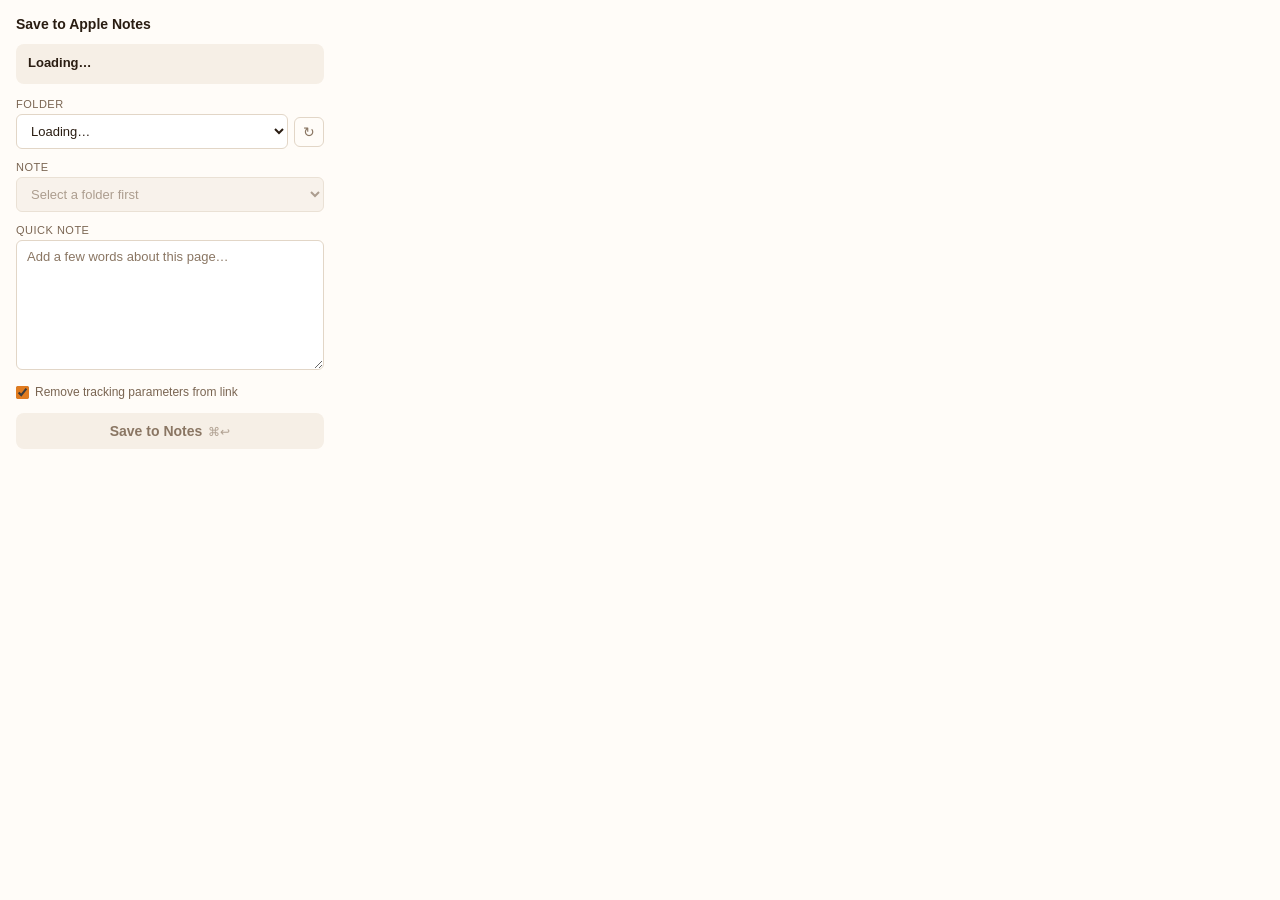
<file: extension/popup.html>
<!doctype html>
<html lang="en">
    <head>
        <meta charset="utf-8" />
        <style>
            /* Palette from the Commonplace icon: warm browns with an orange gradient accent */
            :root {
                color-scheme: light dark;
                --bg: #fffcf8;
                --surface: #f6efe6;
                --field: #ffffff;
                --border: #e2d6c7;
                --text: #2a1d12;
                --muted: #8a7663;
                --label: #7a6552;
                --accent: #e07b1f;
                --accent-gradient: linear-gradient(180deg, #ffc86c, #ee8526);
                --on-accent: #2a1d12;
                --ok: #2e7d32;
                --err: #c62828;
            }
            @media (prefers-color-scheme: dark) {
                :root {
                    --bg: #241910;
                    --surface: #33251a;
                    --field: #2c2016;
                    --border: #4a3828;
                    --text: #f3e8da;
                    --muted: #b59e86;
                    --label: #a88f76;
                    --accent: #f5a24a;
                    --ok: #81c784;
                    --err: #ef8a80;
                }
            }
            * {
                box-sizing: border-box;
                margin: 0;
                padding: 0;
            }
            body {
                width: 340px;
                font-family: -apple-system, BlinkMacSystemFont, "Segoe UI", sans-serif;
                font-size: 13px;
                color: var(--text);
                padding: 16px;
                background: var(--bg);
                accent-color: var(--accent);
            }
            h1 {
                font-size: 14px;
                font-weight: 600;
                margin-bottom: 12px;
            }
            .page-info {
                background: var(--surface);
                border-radius: 8px;
                padding: 10px 12px;
                margin-bottom: 14px;
                line-height: 1.4;
            }
            .page-title {
                font-weight: 600;
                display: -webkit-box;
                -webkit-line-clamp: 2;
                -webkit-box-orient: vertical;
                overflow: hidden;
            }
            .page-url {
                color: var(--muted);
                font-size: 11px;
                margin-top: 2px;
                white-space: nowrap;
                overflow: hidden;
                text-overflow: ellipsis;
            }
            label {
                display: block;
                font-weight: 500;
                margin-bottom: 4px;
                color: var(--label);
                font-size: 11px;
                text-transform: uppercase;
                letter-spacing: 0.5px;
            }
            select,
            textarea,
            input[type="text"] {
                width: 100%;
                border: 1px solid var(--border);
                border-radius: 6px;
                padding: 8px 10px;
                font-family: inherit;
                font-size: 13px;
                color: var(--text);
                margin-bottom: 12px;
                outline: none;
                transition: border-color 0.15s, box-shadow 0.15s;
                background: var(--field);
            }
            select:focus,
            textarea:focus,
            input[type="text"]:focus {
                border-color: var(--accent);
                box-shadow: 0 0 0 3px color-mix(in srgb, var(--accent) 22%, transparent);
            }
            select:disabled {
                background: var(--surface);
                color: var(--muted);
            }
            textarea {
                height: 130px;
                resize: vertical;
            }
            textarea::placeholder {
                color: var(--muted);
            }
            .row {
                display: flex;
                gap: 6px;
                align-items: center;
                margin-bottom: 12px;
            }
            .row select {
                margin-bottom: 0;
                flex: 1;
            }
            .refresh-btn {
                background: none;
                border: 1px solid var(--border);
                border-radius: 6px;
                padding: 7px 8px;
                cursor: pointer;
                font-size: 14px;
                line-height: 1;
                color: var(--muted);
                transition: border-color 0.15s, color 0.15s;
                flex-shrink: 0;
            }
            .refresh-btn:hover {
                border-color: var(--accent);
                color: var(--accent);
            }
            .refresh-btn.busy {
                animation: spin 0.9s linear infinite;
                border-color: transparent;
            }
            @media (prefers-reduced-motion: reduce) {
                .refresh-btn.busy {
                    animation: none;
                    opacity: 0.4;
                }
            }
            @keyframes spin {
                to {
                    transform: rotate(360deg);
                }
            }
            .checkbox-row {
                display: flex;
                align-items: center;
                gap: 6px;
                margin-bottom: 14px;
            }
            .checkbox-row input {
                margin: 0;
            }
            .checkbox-row label {
                margin: 0;
                text-transform: none;
                font-size: 12px;
                font-weight: 400;
                letter-spacing: 0;
            }
            button#save,
            button#setupLink {
                width: 100%;
                padding: 10px;
                background: var(--accent-gradient);
                color: var(--on-accent);
                border: none;
                border-radius: 8px;
                font-size: 14px;
                font-weight: 600;
                cursor: pointer;
                transition: filter 0.15s;
            }
            button#save:hover,
            button#setupLink:hover {
                filter: brightness(1.05);
            }
            button#save:focus-visible,
            button#setupLink:focus-visible {
                outline: 2px solid var(--accent);
                outline-offset: 2px;
            }
            button#save:disabled {
                background: var(--surface);
                color: var(--muted);
                filter: none;
                cursor: default;
            }
            .status {
                text-align: center;
                margin-top: 8px;
                font-size: 12px;
                min-height: 16px;
            }
            .status.ok {
                color: var(--ok);
            }
            .status.err {
                color: var(--err);
            }
            .status.loading {
                color: var(--muted);
            }
            .kbd {
                opacity: 0.65;
                font-size: 12px;
                font-weight: 500;
                margin-left: 6px;
            }
            .setup p {
                line-height: 1.45;
                margin-bottom: 12px;
            }
            .setup .muted {
                color: var(--muted);
                font-size: 11px;
                margin: 10px 0 0;
                user-select: text;
            }
        </style>
    </head>
    <body>
        <h1>Save to Apple Notes</h1>

        <section class="setup" id="setup" hidden>
            <p id="setupText">
                Commonplace saves to Apple Notes through Commonplace Helper, a small Mac app. Install it and open it
                once, then try again.
            </p>
            <button id="setupLink">Get Commonplace Helper</button>
            <p class="muted">Extension ID: <span id="extId"></span></p>
        </section>

        <main id="form">
            <div class="page-info">
                <div class="page-title" id="pageTitle">Loading…</div>
                <div class="page-url" id="pageUrl"></div>
            </div>

            <label for="folderSelect">Folder</label>
            <div class="row">
                <select id="folderSelect">
                    <option value="">Loading…</option>
                </select>
                <button class="refresh-btn" id="refresh" title="Refresh note list">↻</button>
            </div>

            <label for="noteSelect">Note</label>
            <select id="noteSelect" disabled>
                <option value="">Select a folder first</option>
            </select>

            <label for="comment">Quick note</label>
            <textarea id="comment" placeholder="Add a few words about this page…"></textarea>

            <div class="checkbox-row">
                <input type="checkbox" id="stripQuery" checked />
                <label for="stripQuery">Remove tracking parameters from link</label>
            </div>

            <button id="save" disabled>Save to Notes<span class="kbd">⌘↩</span></button>
            <div class="status" id="status" role="status" aria-live="polite"></div>
        </main>

        <script src="popup.js"></script>
    </body>
</html>
</file>
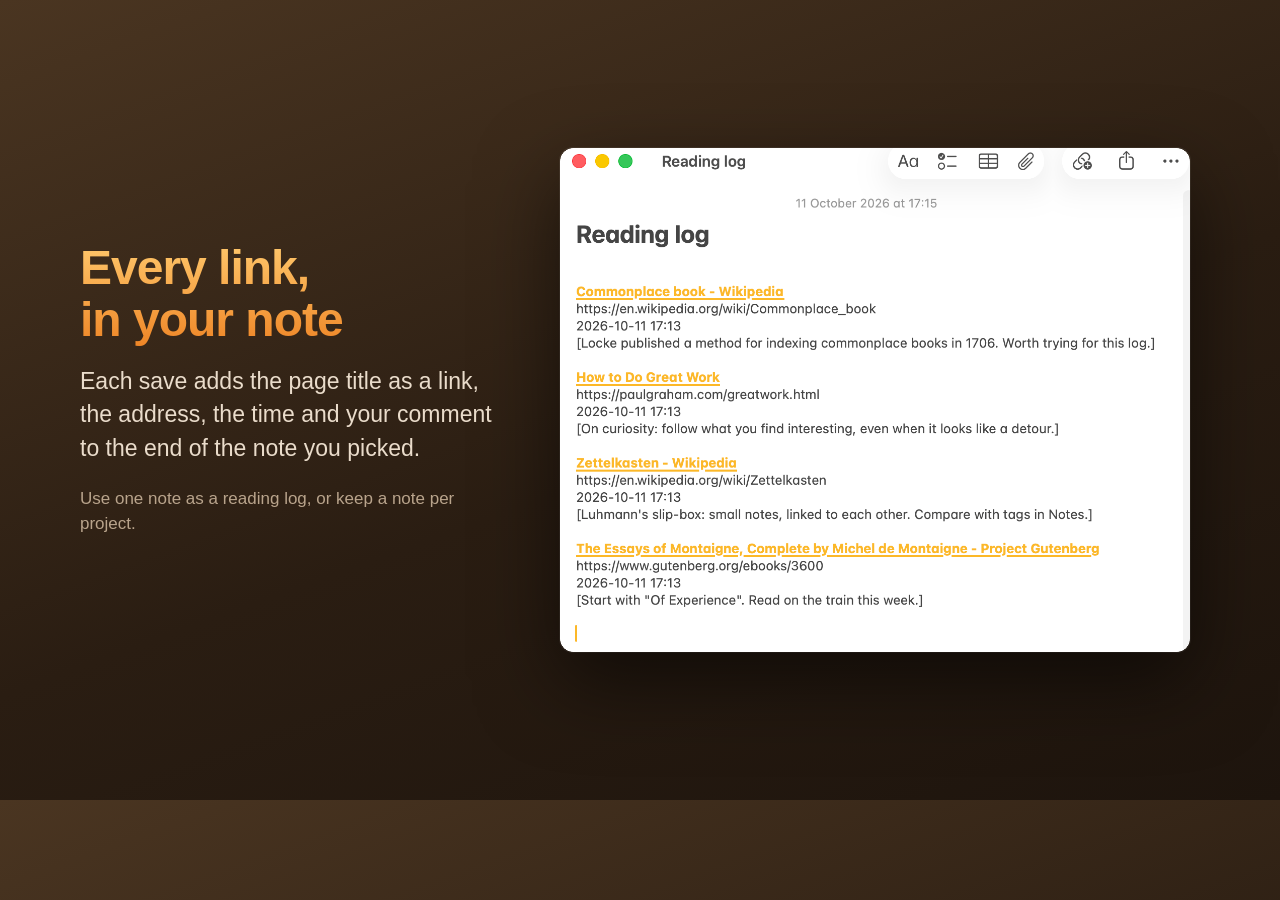
<file: store/src/screenshot-2.html>
<!doctype html><html><head><meta charset="utf-8"><style>
html,body{margin:0;width:1280px;height:800px;overflow:hidden}
body{background:linear-gradient(160deg,#4A3521 0%,#2a1d12 55%,#1D140D 100%);font-family:-apple-system,BlinkMacSystemFont,sans-serif;color:#fff;display:flex;align-items:center}
.copy{width:430px;padding-left:80px;flex-shrink:0}
h1{font-size:48px;line-height:1.1;font-weight:700;letter-spacing:-1px;margin:0 0 18px;background:linear-gradient(180deg,#FFC86C,#EE8526);-webkit-background-clip:text;color:transparent}
p{font-size:23px;line-height:1.45;color:#eadccb;margin:0 0 22px}
p.small{font-size:17px;color:#b9a48c}
.shot{margin-left:50px;width:630px;border-radius:13px;box-shadow:0 30px 80px rgba(0,0,0,.55),0 0 0 1px rgba(255,255,255,.08)}
</style></head><body>
<div class="copy">
<h1>Every link, in&nbsp;your&nbsp;note</h1>
<p>Each save adds the page title as a link, the address, the time and your comment to the end of the note you picked.</p>
<p class="small">Use one note as a reading log, or keep a note per project.</p>
</div>
<img class="shot" src="notes-window.png">
</body></html>
</file>
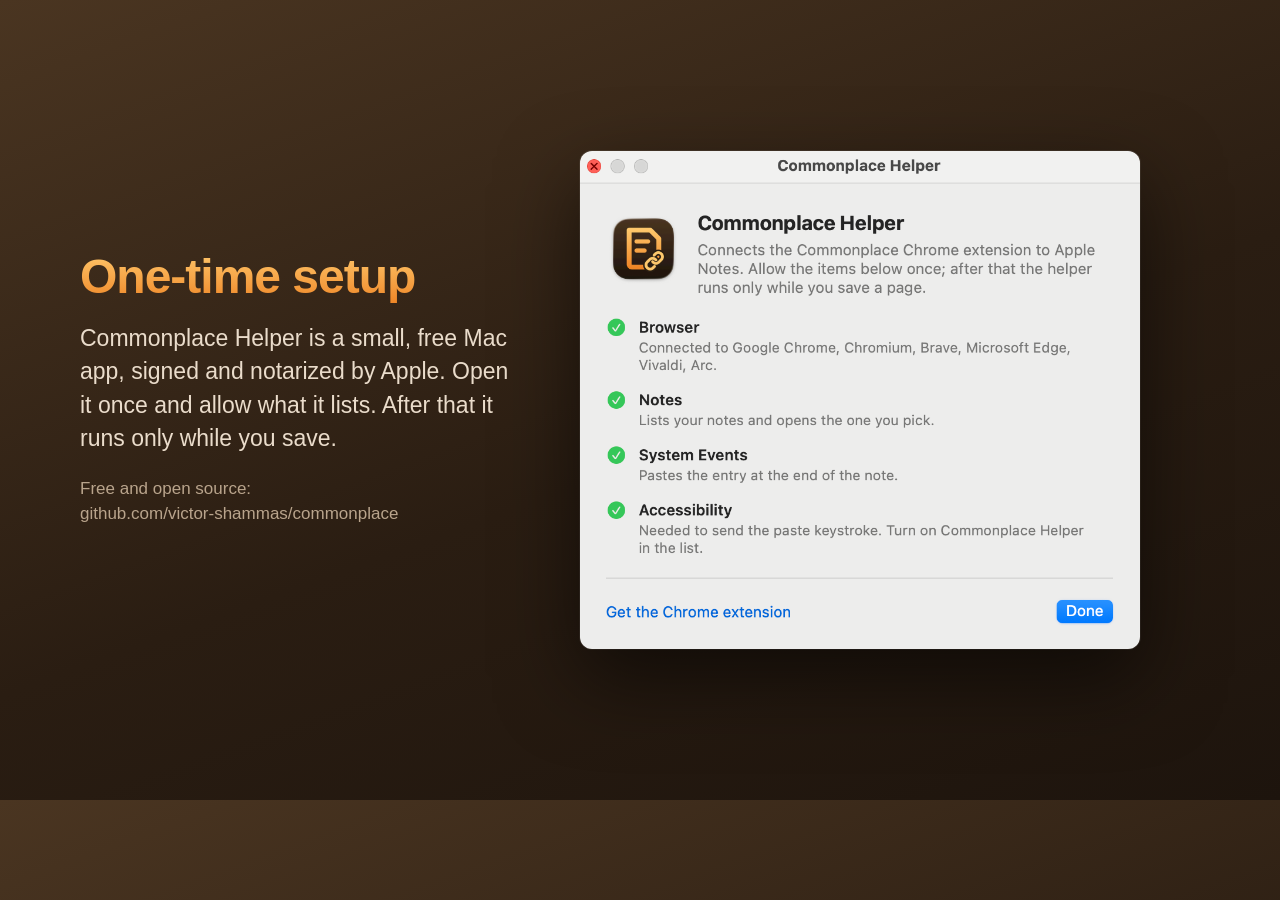
<file: store/src/screenshot-3.html>
<!doctype html><html><head><meta charset="utf-8"><style>
html,body{margin:0;width:1280px;height:800px;overflow:hidden}
body{background:linear-gradient(160deg,#4A3521 0%,#2a1d12 55%,#1D140D 100%);font-family:-apple-system,BlinkMacSystemFont,sans-serif;color:#fff;display:flex;align-items:center}
.copy{width:430px;padding-left:80px;flex-shrink:0}
h1{font-size:48px;line-height:1.1;font-weight:700;letter-spacing:-1px;margin:0 0 18px;background:linear-gradient(180deg,#FFC86C,#EE8526);-webkit-background-clip:text;color:transparent}
p{font-size:23px;line-height:1.45;color:#eadccb;margin:0 0 22px}
p.small{font-size:17px;color:#b9a48c}
.shot{margin-left:70px;width:560px;border-radius:12px;box-shadow:0 30px 80px rgba(0,0,0,.55),0 0 0 1px rgba(255,255,255,.08)}
</style></head><body>
<div class="copy">
<h1>One-time setup</h1>
<p>Commonplace Helper is a small, free Mac app, signed and notarized by Apple. Open it once and allow what it lists. After that it runs only while you save.</p>
<p class="small">Free and open source:<br>github.com/victor-shammas/commonplace</p>
</div>
<img class="shot" src="helper-window.png">
</body></html>
</file>
